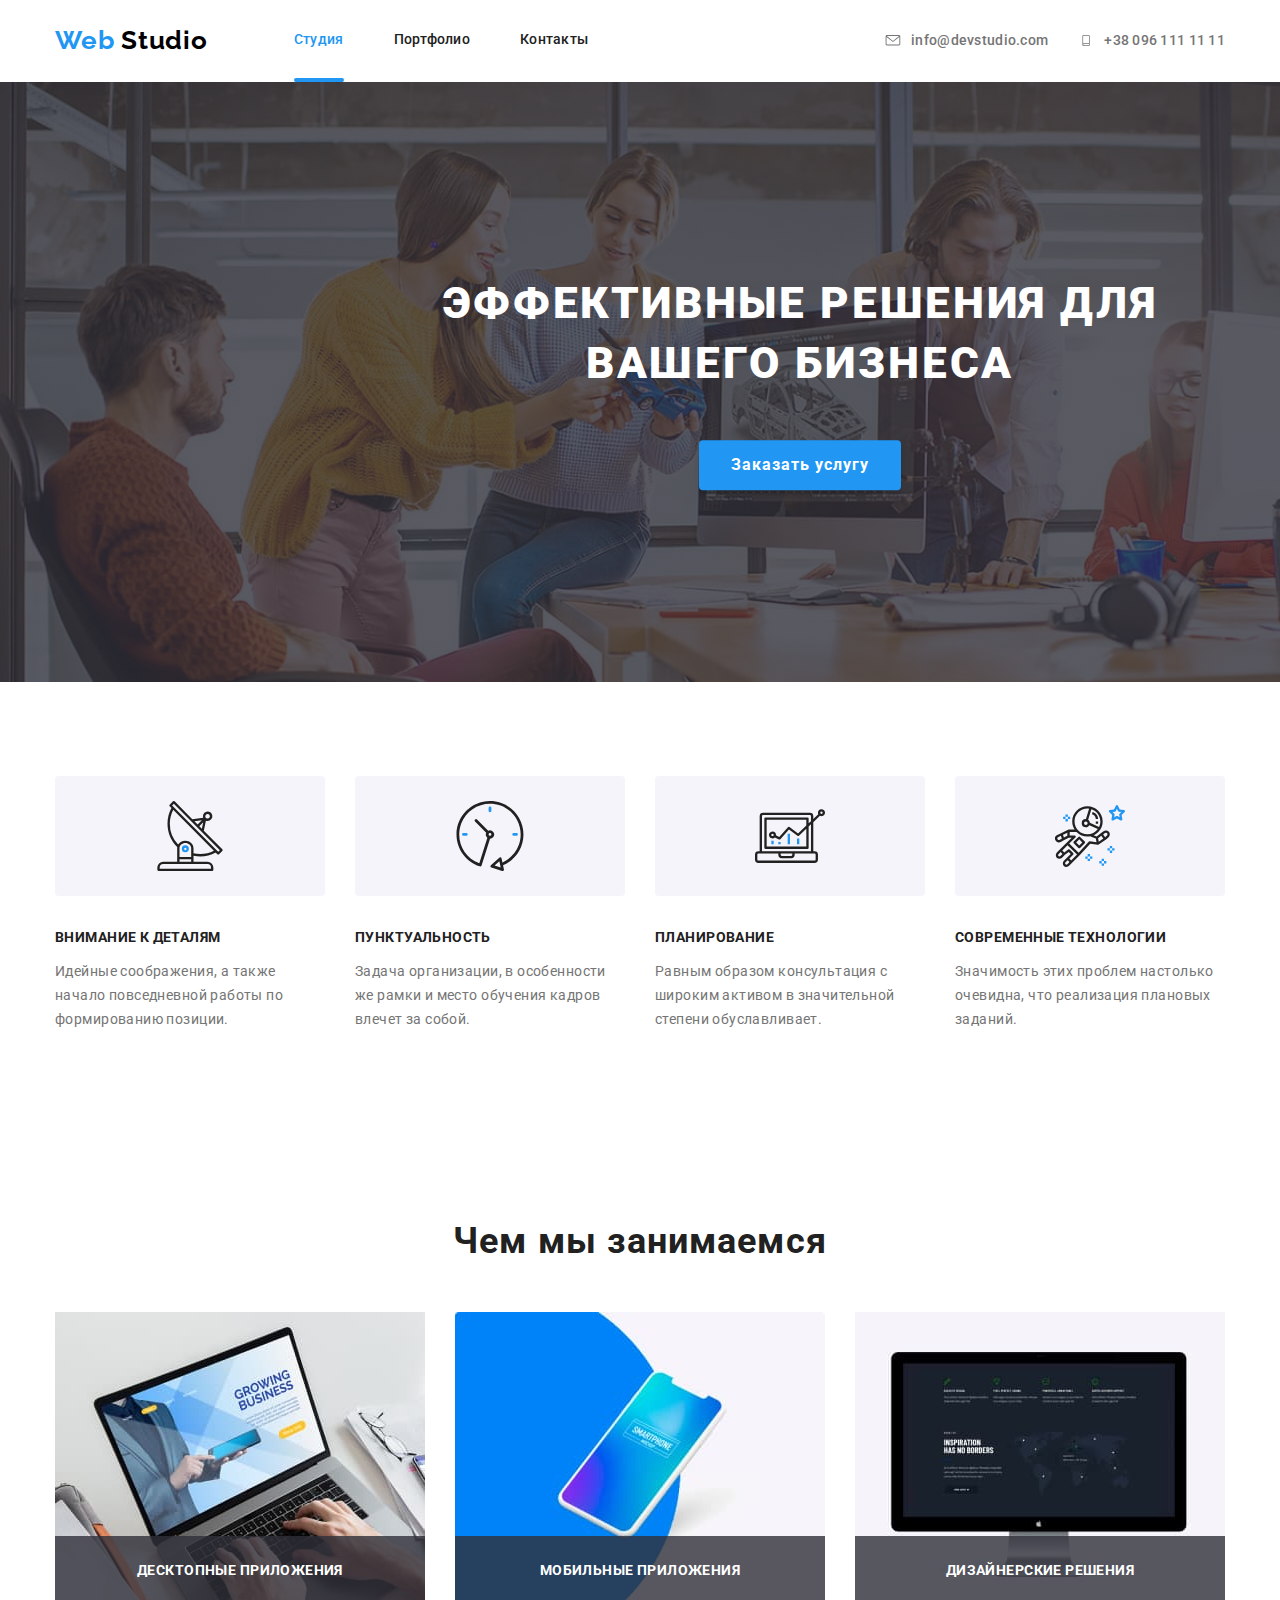
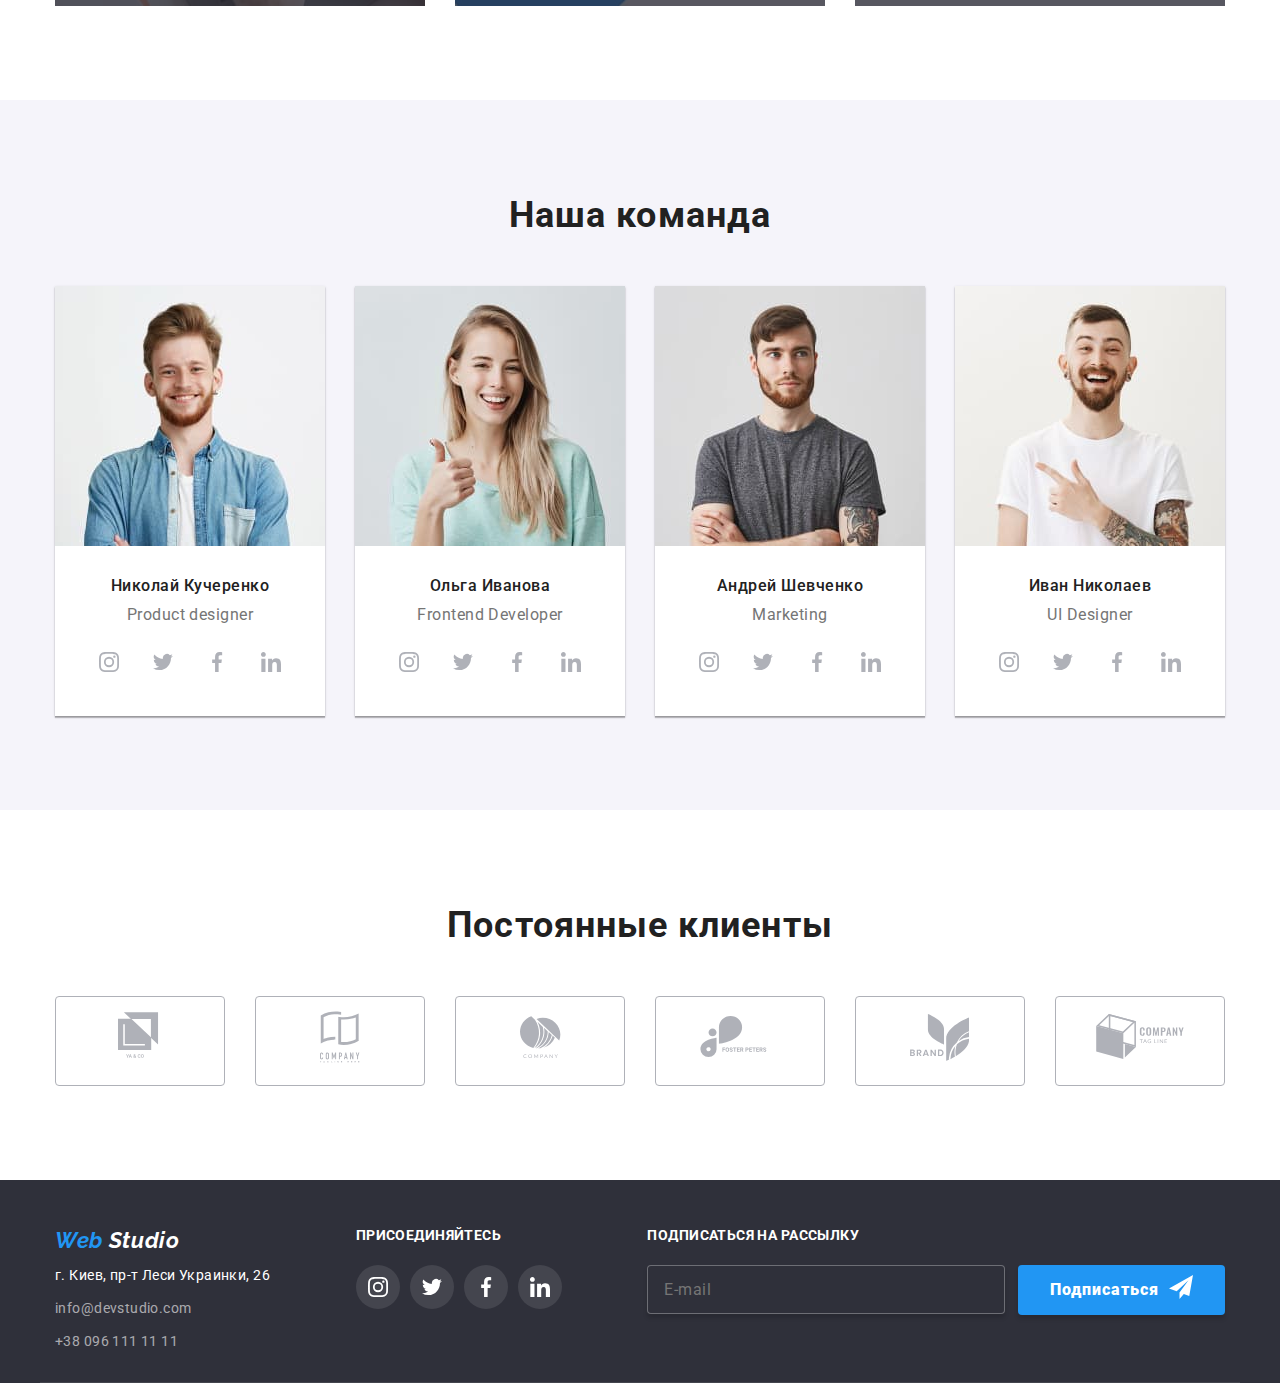
<file: index.html>
<!DOCTYPE html>
<html lang="ru">
<head>
  <meta charset="UTF-8">
  <meta name="viewport" content="width=device-width, initial-scale=1.0">
  <link href="https://fonts.googleapis.com/css2?family=Raleway:wght@700&family=Roboto:wght@400;500;700;900&display=swap" rel="stylesheet">
  <link rel="stylesheet" href="./css/main.min.css">
  <title>Web Studio v.1</title>
</head>
<body>

  <header class="header--fixed">
    <div class="header--positioned">
      <nav class="main-nav"> 
        <a href="./index.html" class="header__logo"><span class="web">Web</span> Studio</a>
  
        <ul class="site-nav">
          <li class="site-nav__item"><a href="./index.html" class="site-nav__link site-nav__link--current">Студия</a></li>
          <li class="site-nav__item"><a href="./portfolio.html" class="site-nav__link">Портфолио</a></li>
          <li class="site-nav__item"><a href="#" class="site-nav__link">Контакты</a></li>
        </ul>
      </nav>
  
      <ul class="site-auth">
        <li class="site-auth__item">
          <span class="site-auth__button">
            <a href="mailto:info@devstudio.com" class="site-auth__link">
              <svg class="site-auth__icon" width="16" height="11.2">
              <use href="./images/sprite.svg#icon-mail"></use>
              </svg>
            info@devstudio.com</a>
          </span>
          
        </li>
        <li class="site-auth__item">
          <span class="site-auth__button">
            <a href="tel:+380961111111" class="site-auth__link">
              <svg class="site-auth__icon" width="10" height="14.94">
              <use href="./images/sprite.svg#icon-tel"></use>
            </svg>
              +38 096 111 11 11</a>
          </span>
        </li>
      </ul>
    </div>
  </header>



  <main>
    <!-- Hero -->
    <section class="hero">

      <div class="hero__overlay">
        <div class="hero__text">
          <h1 class="hero__title">эффективные решения для вашего бизнеса</h1>
          <button class="modal__open-button" data-modal-open><span>Заказать услугу</span></button>
        </div>
      </div>
    </section>

    <!-- Модалка -->
  <div class="backdrop is-hidden" data-modal>
    <div class="modal">
     <button class="modal-closing" data-modal-close>
       <svg class="modal__close-button" width="18px" height="18px">
         <use href="./images/sprite.svg#close-button-modal"></use> 
       </svg>
     </button>

     <form class="form" autocomplete="off">
        <h2 class="form__header">Оставьте свои данные, мы вам перезвоним</h2>

        <label class="form__field">
          <input type="text" class="form__input" name="name" placeholder=" " autofocus>
          <span class="form__label">Имя</span>
          <svg class="form__icon" width="18px" height="18px">
            <use href="./images/sprite.svg#person-black"></use> 
          </svg>
        </label>

        <label class="form__field">
          <input type="tel" class="form__input" name="tel" placeholder=" ">
          <span class="form__label">Телефон</span>
          <svg class="form__icon" width="18px" height="18px">
            <use href="./images/sprite.svg#phone-black"></use> 
          </svg>
        </label>

        <label class="form__field">
          <input type="email" class="form__input" name="email" placeholder=" ">
          <span class="form__label">Почта</span>
          <svg class="form__icon" width="18px" height="18px">
            <use href="./images/sprite.svg#email-black"></use> 
          </svg>
        </label>
        
        <label class="form__field">
          <textarea class="form__input" name="comment" cols="30" rows="8" placeholder=" "></textarea>
          <span class="textarea__label">Комментарий</span>
        </label>

        <label class="policy">
          <input type="checkbox" class="checkbox" name="policy">
          <span class="check-icon"></span>
          <span class="policy__text">Соглашаюсь с рассылкой и принимаю &nbsp</span>
          <a href="#">Условия договора</a>
        </label>
        
        <button class="form__send-button">Отправить</button>
      </form>
    </div>
  </div>
  
    <!-- Advantages -->
    <section class="advantages"> 
      
      <div class="advantages__container">
        <h2 class="advantages__header">Преимущества</h2>
        <ul class="advantages__list">
         
          <li class="advantages__item">
            <div class="advantages__icon-bcg">
              <svg class="advantages__icon" width="70" height="70">
                <use href="./images/sprite.svg#icon-antenna"></use>
              </svg>
            </div>
            <h3 class="advantages__title">Внимание к деталям</h3>
            <p class="advantages__text">Идейные соображения, а также начало повседневной работы по формированию позиции.</p>
          </li>
          <li class="advantages__item">
            <div class="advantages__icon-bcg">
              <svg class="advantages__icon" width="70" height="70">
                <use href="./images/sprite.svg#icon-clock"></use>
              </svg>
            </div>
            <h3 class="advantages__title">Пунктуальность</h3>
            <p class="advantages__text">Задача организации, в особенности же рамки и место обучения кадров влечет за собой.</p>
          </li>
          <li class="advantages__item">
            <div class="advantages__icon-bcg">
              <svg class="advantages__icon" width="70" height="70">
                <use href="./images/sprite.svg#icon-diagram"></use>
              </svg>
            </div>
            <h3 class="advantages__title">Планирование</h3>
            <p class="advantages__text">Равным образом консультация с широким активом в значительной степени обуславливает.</p>
          </li>
          <li class="advantages__item">
            <div class="advantages__icon-bcg">
              <svg class="advantages__icon" width="70" height="70">
                <use href="./images/sprite.svg#icon-astronaut"></use>
              </svg>
            </div>
            <h3 class="advantages__title">Современные технологии</h3>
            <p class="advantages__text">Значимость этих проблем настолько очевидна, что реализация плановых заданий.</p>
          </li>
        
        </ul>
      </div>
    </section>

    <!-- What we do -->
    <section class="specialization">

      <h2 class="specialization__main-title">Чем мы занимаемся</h2>
      <div class="specialization__container">
        <ul class="spec__list">
          <li class="spec__item">
            <div class="spec__overlay">
              <img src="./images/desctop.jpg" alt="Ноутбук" width="370">
            <h3 class="spec__title">Десктопные приложения</h3>
            </div>
          </li>
          <li class="spec__item">
            <div class="spec__overlay">
              <img src="./images/smartphone.jpg" alt="Смартфон" width="370">
            <h3 class="spec__title">Мобильные приложения</h3>
            </div>
          </li>
          <li class="spec__item">
            <div class="spec__overlay">
              <img src="./images/comp.jpg" alt="Дизайн" width="370">
            <h3 class="spec__title">Дизайнерские решения</h3>
            </div>
          </li>
        </ul>
      </div>
    </section>

    <!-- Our team -->
    <section class="team">

      <h2 class="team__main-title">Наша команда</h2>
      <div class="team__container">
        <ul class="team__list">
          <li class="team__item">
            <img src="./images/John.jpg" alt="Николай Кучеренко" width="270">
            <h3 class="team__names">Николай Кучеренко</h3>
            <p class="team__jobs">Product designer</p>
            <ul class="icons__list">
              <li>
                <a href="" aria-label="Ссылка на Instagram">
                <svg class="team__icon" width="44" height="44">
                  <use href="./images/sprite.svg#icon-insta"></use>
                </svg>
              </a>
            </li>
              <li><a href="" aria-label="Ссылка на Twitter">
                <svg class="team__icon" width="44" height="44">
                  <use href="./images/sprite.svg#icon-twit"></use>
                </svg>
              </a>
            </li>
              <li><a href="" aria-label="Ссылка на Facebook">
                <svg class="team__icon" width="44" height="44">
                  <use href="./images/sprite.svg#icon-fb"></use>
                </svg>
              </a>
            </li>
              <li><a href="" aria-label="Ссылка на Linkedin">
                <svg class="team__icon" width="44" height="44">
                  <use href="./images/sprite.svg#icon-in"></use>
                </svg>
              </a>
            </li>
            </ul>
          </li>
          <li class="team__item">
            <img src="./images/Marta.jpg" alt="Ольга Иванова" width="270">
            <h3 class="team__names">Ольга Иванова</h3>
            <p class="team__jobs">Frontend Developer</p>
            <ul class="icons__list">
              <li>
                <a href="" aria-label="Ссылка на Instagram">
                <svg class="team__icon" width="44" height="44">
                  <use href="./images/sprite.svg#icon-insta"></use>
                </svg>
              </a>
            </li>
              <li><a href="" aria-label="Ссылка на Twitter">
                <svg class="team__icon" width="44" height="44">
                  <use href="./images/sprite.svg#icon-twit"></use>
                </svg>
              </a>
            </li>
              <li><a href="" aria-label="Ссылка на Facebook">
                <svg class="team__icon" width="44" height="44">
                  <use href="./images/sprite.svg#icon-fb"></use>
                </svg>
              </a>
            </li>
              <li><a href="" aria-label="Ссылка на Linkedin">
                <svg class="team__icon" width="44" height="44">
                  <use href="./images/sprite.svg#icon-in"></use>
                </svg>
              </a>
            </li>
            </ul>
          </li>
          <li class="team__item">
            <img src="./images/Robert.jpg" alt="Андрей Шевченко" width="270">
            <h3 class="team__names">Андрей Шевченко</h3>
            <p class="team__jobs">Marketing</p>
            <ul class="icons__list">
              <li>
                <a href="" aria-label="Ссылка на Instagram">
                <svg class="team__icon" width="44" height="44">
                  <use href="./images/sprite.svg#icon-insta"></use>
                </svg>
              </a>
            </li>
              <li><a href="" aria-label="Ссылка на Twitter">
                <svg class="team__icon" width="44" height="44">
                  <use href="./images/sprite.svg#icon-twit"></use>
                </svg>
              </a>
            </li>
              <li><a href="" aria-label="Ссылка на Facebook">
                <svg class="team__icon" width="44" height="44">
                  <use href="./images/sprite.svg#icon-fb"></use>
                </svg>
              </a>
            </li>
              <li><a href="" aria-label="Ссылка на Linkedin">
                <svg class="team__icon" width="44" height="44">
                  <use href="./images/sprite.svg#icon-in"></use>
                </svg>
              </a>
            </li>
            </ul>
          </li>
          <li class="team__item">
            <img src="./images/Martin.jpg" alt="Иван Николаев" width="270">
            <h3 class="team__names">Иван Николаев</h3>
            <p class="team__jobs">UI Designer</p>
            <ul class="icons__list">
              <li>
                <a href="" aria-label="Ссылка на Instagram">
                <svg class="team__icon" width="44" height="44">
                  <use href="./images/sprite.svg#icon-insta"></use>
                </svg>
              </a>
            </li>
              <li><a href="" aria-label="Ссылка на Twitter">
                <svg class="team__icon" width="44" height="44">
                  <use href="./images/sprite.svg#icon-twit"></use>
                </svg>
              </a>
            </li>
              <li><a href="" aria-label="Ссылка на Facebook">
                <svg class="team__icon" width="44" height="44">
                  <use href="./images/sprite.svg#icon-fb"></use>
                </svg>
              </a>
            </li>
              <li><a href="" aria-label="Ссылка на Linkedin">
                <svg class="team__icon" width="44" height="44">
                  <use href="./images/sprite.svg#icon-in"></use>
                </svg>
              </a>
            </li>
            </ul>
          </li>
        </ul>
      </div>
    </section>

    <!-- Regular customers -->
    <section class="customers">

      <h2 class="customers__main-title">Постоянные клиенты</h2>
      <div class="customers__container">
        <ul class="customers__list">
          <li class="customers__item">
            <div class="customers__link">
              <a href="#" aria-label="Ссылка на YA&CO">
                <svg class="customers__icon" width="44.27" height="49.23">
                  <use href="./images/sprite.svg#icon-client1"></use>
                </svg>
              </div>
            </a>
          </li>
          <li class="customers__item">
            <div class="customers__link">
              <a href="#" aria-label="Ссылка на Company tagline here">
                <svg class="customers__icon" width="40" height="52">
                  <use href="./images/sprite.svg#icon-client2"></use>
                </svg> 
              </a>
            </div>
          </li> 
          <li class="customers__item">
            <div class="customers__link">
              <a href="#" aria-label="Ссылка на Company">
                <svg class="customers__icon" width="41" height="42.6">
                  <use href="./images/sprite.svg#icon-client3"></use>
                </svg> 
              </a>
            </div>
          </li>
          <li class="customers__item"> 
            <div class="customers__link">
              <a href="#" aria-label="Ссылка на Foster Peters">
                <svg class="customers__icon" width="79.66" height="42.02">
                  <use href="./images/sprite.svg#icon-client4"></use>
                </svg> 
              </a>
            </div>
          </li>
          <li class="customers__item">
            <div class="customers__link">
              <a href="#" aria-label="Ссылка на Brand">
                <svg class="customers__icon" width="59" height="47">
                  <use href="./images/sprite.svg#icon-client5"></use>
                </svg> 
              </a>
            </div>
          <li class="customers__item">
            <div class="customers__link">
              <a href="#" aria-label="Ссылка на Compane tag line">
                <svg class="customers__icon" width="88.48" height="45.44">
                  <use href="./images/sprite.svg#icon-client6"></use>
                </svg> 
              </a>
            </div>
          </li>
        </ul>
      </div>
    </section>
    
  </main>

  <!-- Footer -->  
  <footer class="footer">

    <div class="footer-flex">
      <address class="address">
        <p class="footer__logo"><span class="web">Web</span> Studio</p>
        <p class="address__name">г. Киев, пр-т Леси Украинки, 26</p> 
        <a href="mailto:info@devstudio.com" class="footer__contact">info@devstudio.com</a>
        <a href="tel:+380961111111" class="footer__contact">+38 096 111 11 11</a>
      </address>
  
      <div>
        <p class="connect__text">Присоединяйтесь</p>
        <ul class="footer__icons-list">
          <li>
            <a href="" aria-label="Ссылка на Instagram">
            <svg class="footer__social-icon" width="44" height="44">
              <use href="./images/sprite.svg#icon-insta"></use>
            </svg>
          </a>
        </li>
          <li><a href="" aria-label="Ссылка на Twitter">
            <svg class="footer__social-icon" width="44" height="44">
              <use href="./images/sprite.svg#icon-twit"></use>
            </svg>
          </a>
        </li>
          <li><a href="" aria-label="Ссылка на Facebook">
            <svg class="footer__social-icon" width="44" height="44">
              <use href="./images/sprite.svg#icon-fb"></use>
            </svg>
          </a>
        </li>
          <li><a href="" aria-label="Ссылка на Linkedin">
            <svg class="footer__social-icon" width="44" height="44">
              <use href="./images/sprite.svg#icon-in"></use>
            </svg>
          </a>
        </li>
      </ul>
      </div>
        
      <div>
        <form class="subscribe">
          <p class="connect__text">Подписаться на рассылку</p>
            <label>
          <input type="email" name="email" placeholder="E-mail" class="subscribe__email">
            </label>
          <button class="subscribe__button"><span class="btn-text">Подписаться</span></button>
        </form>
      </div>

    </div>
    <!-- <p class="copyright">2020 | Developed by GoIT Students </p>  -->
  </footer>



<!-- Отступ на боди для фиксированного хедера -->
  <script>
    const { height: pageHeaderHeight } = document
      .querySelector(".header--fixed")
      .getBoundingClientRect();

    document.body.style.paddingTop = `${pageHeaderHeight}px`;
  </script>

<script src="./js/modal.js"></script>

</body>
</html>
</file>
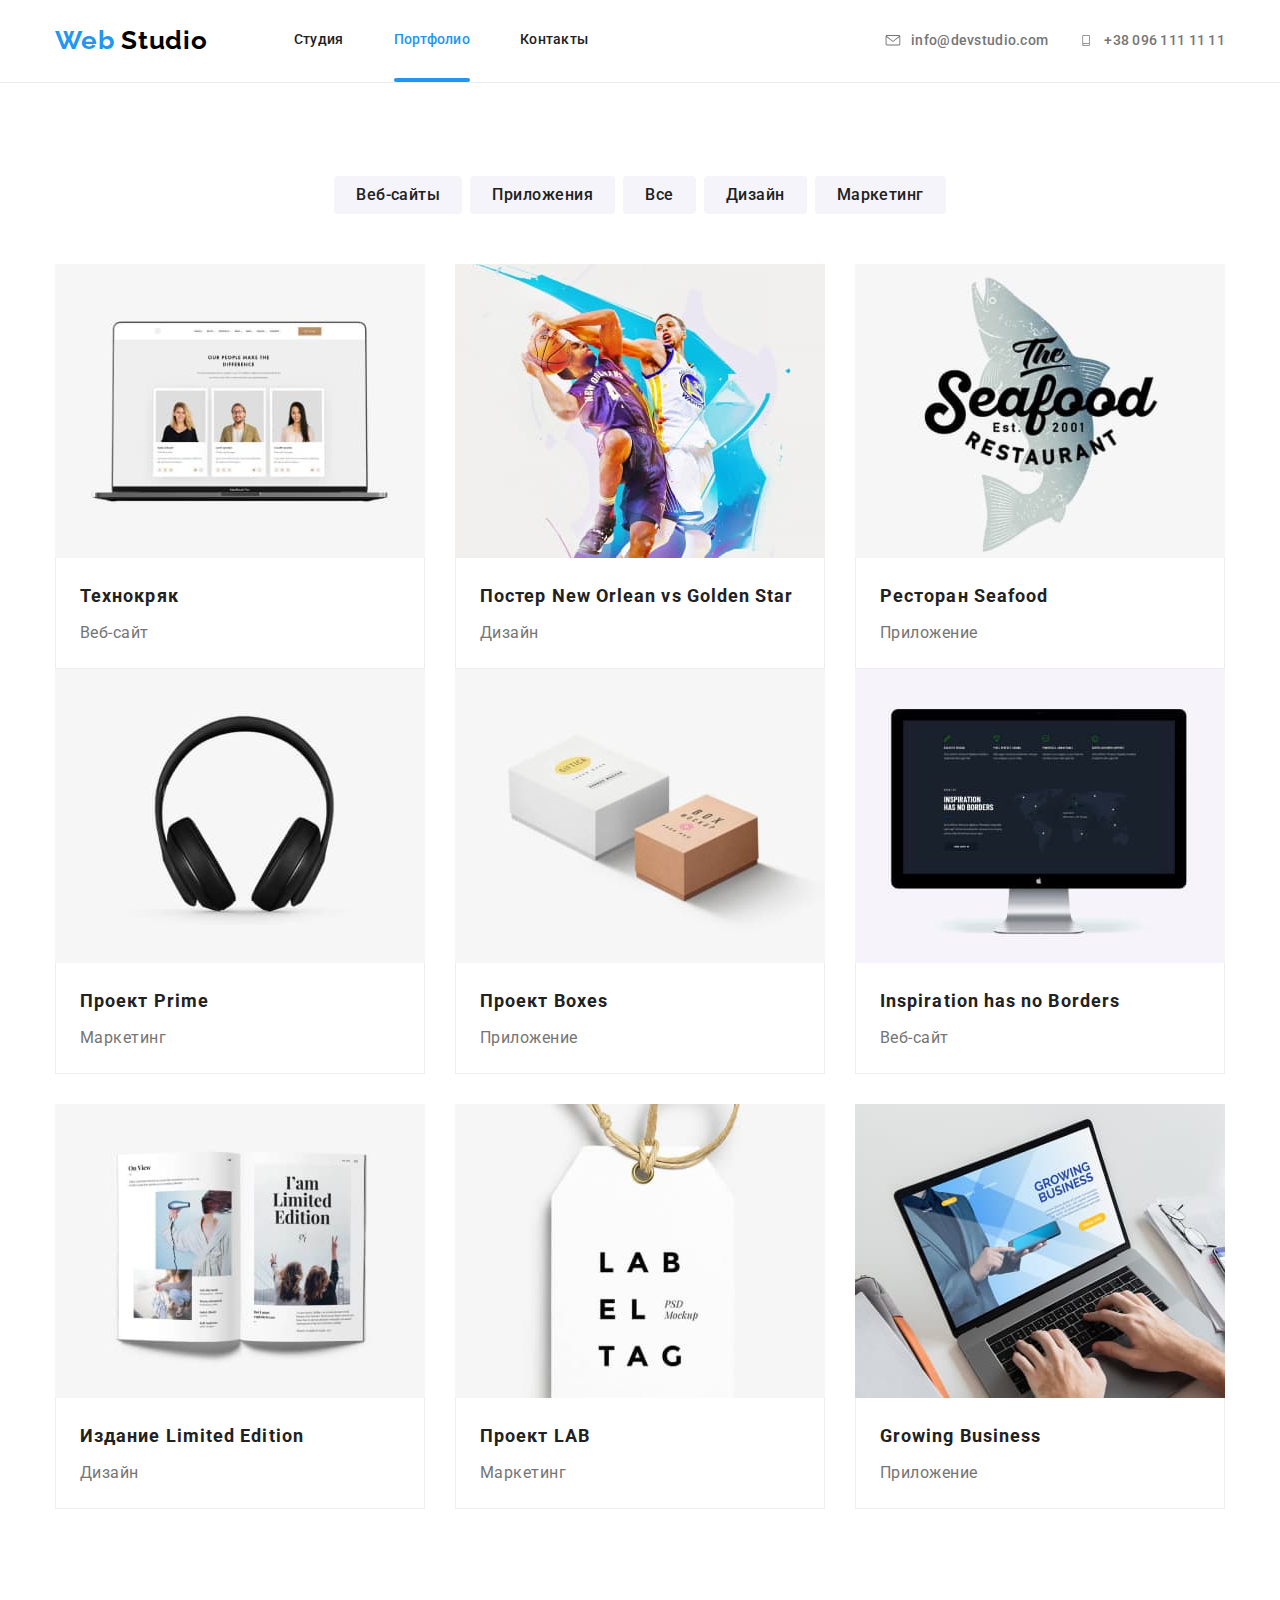
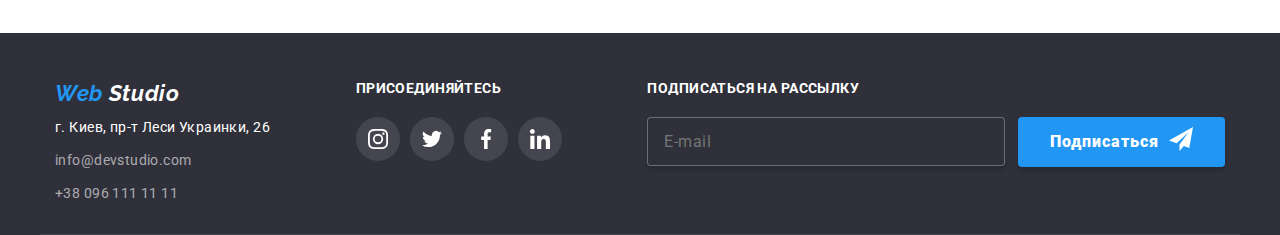
<file: portfolio.html>
<!DOCTYPE html>
<html lang="en">
<head>
  <meta charset="UTF-8">
  <meta name="viewport" content="width=device-width, initial-scale=1.0">
  <link href="https://fonts.googleapis.com/css2?family=Raleway:wght@700&family=Roboto:wght@400;500;700;900&display=swap" rel="stylesheet">
  <link rel="stylesheet" href="./css/main.min.css">
  <title>Portfolio</title>
</head>
<body>

  <header class="header--fixed header__border">
    <div class="header--positioned">
      <nav class="main-nav"> 
        <a href="./index.html" class="header__logo"><span class="web">Web</span> Studio</a>
  
        <ul class="site-nav">
          <li class="site-nav__item"><a href="./index.html" class="site-nav__link">Студия</a></li>
          <li class="site-nav__item"><a href="./portfolio.html" class="site-nav__link site-nav__link--current">Портфолио</a></li>
          <li class="site-nav__item"><a href="#" class="site-nav__link">Контакты</a></li>
        </ul>
      </nav>
  
      <ul class="site-auth">
        <li class="site-auth__item">
          <span class="site-auth__button">
            <a href="mailto:info@devstudio.com" class="site-auth__link">
              <svg class="site-auth__icon" width="16" height="11.2">
              <use href="./images/sprite.svg#icon-mail"></use>
              </svg>
            info@devstudio.com</a>
          </span>
          
        </li>
        <li class="site-auth__item">
          <span class="site-auth__button">
            <a href="tel:+380961111111" class="site-auth__link">
              <svg class="site-auth__icon" width="10" height="14.94">
              <use href="./images/sprite.svg#icon-tel"></use>
            </svg>
              +38 096 111 11 11</a>
          </span>
        </li>
      </ul>
    </div>
  </header>


  <main>

  <!-- Filters -->
  <section class="filters">
    <h2 class="filters__header">Фильтры</h2> 
    <ul class="filters__list-cover">
      <div class="filters__list">
        <li class="filters__list-item"><a href="#" class="filters__button">Веб-сайты</a></li>
        <li class="filters__list-item"><a href="#" class="filters__button">Приложения</a></li>
        <li class="filters__list-item"><a href="#" class="filters__button">Все</a></li>
        <li class="filters__list-item"><a href="#" class="filters__button">Дизайн</a></li>
        <li class="filters__list-item"><a href="#" class="filters__button">Маркетинг</a></li>
      </div>
    </ul>
  </section>

  
  <!-- Rows -->
  <section class="examples-section">
    <h1 class="examples-section__header">Примеры работ</h1> 
    <div class="examples__container">
      <ul class="examples">
        <li class="examples__item">
          <div class="examples__overlay">
            <a href="#"><img src="./images/techno.jpg" alt="Технокряк" width="370"></a>
            <p class="examples__overlay-text">Технокряк это современная площадка распространения коронавируса. Компании используют эту платформу для цифрового шпионажа и атак на защищённые сервера конкурентов.</p>
          </div>
          <div class="examples__card-content">
            <h2 class="examples__headings">Технокряк</h2>
            <p class="examples__type">Веб-сайт</p>
          </div>
        </li>
        <li class="examples__item">
          <div class="examples__overlay">
            <a href="#"><img src="./images/poster.jpg" alt="Постер New Orlean vs Golden Stars" width="370"></a>
            <p class="examples__overlay-text">Технокряк это современная площадка распространения коронавируса. Компании используют эту платформу для цифрового шпионажа и атак на защищённые сервера конкурентов.</p>
          </div>
          <div class="examples__card-content">
            <h2 class="examples__headings">Постер New Orlean vs Golden Star</h2>
            <p class="examples__type">Дизайн</p>
          </div>
        </li>
        <li class="examples__item">
          <div class="examples__overlay">
            <a href="#"><img src="./images/seafood.jpg" alt="Ресторан Seafood" width="370"></a>
            <p class="examples__overlay-text">Технокряк это современная площадка распространения коронавируса. Компании используют эту платформу для цифрового шпионажа и атак на защищённые сервера конкурентов.</p>
          </div>
          <div class="examples__card-content">
            <h2 class="examples__headings">Ресторан Seafood</h2>
            <p class="examples__type">Приложение</p>
          </div>
        </li>
        <li class="examples__item">
          <div class="examples__overlay">
            <a href="#"><img src="./images/headphones.jpg" alt="Наушники" width="370"></a>
            <p class="examples__overlay-text">Технокряк это современная площадка распространения коронавируса. Компании используют эту платформу для цифрового шпионажа и атак на защищённые сервера конкурентов.</p>
          </div>
          <div class="examples__card-content">
            <h2 class="examples__headings">Проект Prime</h2>
            <p class="examples__type">Маркетинг</p>
          </div>
        </li>
        <li class="examples__item">
          <div class="examples__overlay">
            <a href="#"><img src="./images/boxes.jpg" alt="Ящики" width="370"></a>
            <p class="examples__overlay-text">Технокряк это современная площадка распространения коронавируса. Компании используют эту платформу для цифрового шпионажа и атак на защищённые сервера конкурентов.</p>
          </div>
          <div class="examples__card-content">
            <h2 class="examples__headings">Проект Boxes</h2>
            <p class="examples__type">Приложение</p>
          </div>
        </li>
        <li class="examples__item">
          <div class="examples__overlay">
            <a href="#"><img src="./images/comp.jpg" alt="Монитор" width="370"></a>
            <p class="examples__overlay-text">Технокряк это современная площадка распространения коронавируса. Компании используют эту платформу для цифрового шпионажа и атак на защищённые сервера конкурентов.</p>
          </div>
          <div class="examples__card-content">
            <h2 class="examples__headings">Inspiration has no Borders</h2>
            <p class="examples__type">Веб-сайт</p>
          </div>
        </li>
        <li class="examples__item">
          <div class="examples__overlay">
            <a href="#"><img src="./images/magazine.jpg" alt="Журнал" width="370"></a>
            <p class="examples__overlay-text">Технокряк это современная площадка распространения коронавируса. Компании используют эту платформу для цифрового шпионажа и атак на защищённые сервера конкурентов.</p>
          </div>
          <div class="examples__card-content">
            <h2 class="examples__headings">Издание Limited Edition</h2>
            <p class="examples__type">Дизайн</p>
          </div>
        </li>
        <li class="examples__item">
          <div class="examples__overlay">
            <a href="#"><img src="./images/lab.jpg" alt="Этикетка" width="370"></a>
            <p class="examples__overlay-text">Технокряк это современная площадка распространения коронавируса. Компании используют эту платформу для цифрового шпионажа и атак на защищённые сервера конкурентов.</p>
          </div>
          <div class="examples__card-content">
            <h2 class="examples__headings">Проект LAB</h2>
            <p class="examples__type">Маркетинг</p>
          </div>
        </li>
        <li class="examples__item">
          <div class="examples__overlay">
            <a href="#"><img src="./images/desctop.jpg" alt="Ноутбук" width="370"></a>
            <p class="examples__overlay-text">Технокряк это современная площадка распространения коронавируса. Компании используют эту платформу для цифрового шпионажа и атак на защищённые сервера конкурентов.</p>
          </div>
          <div class="examples__card-content">
            <h2 class="examples__headings">Growing Business</h2>
            <p class="examples__type">Приложение</p>
          </div>
        </li>
    </ul>
     
    </div>
    
  </section>

</main>

 <!-- Footer -->  
 <footer class="footer">

  <div class="footer-flex">
    <address class="address">
      <p class="footer__logo"><span class="web">Web</span> Studio</p>
      <p class="address__name">г. Киев, пр-т Леси Украинки, 26</p> 
      <a href="mailto:info@devstudio.com" class="footer__contact">info@devstudio.com</a>
      <a href="tel:+380961111111" class="footer__contact">+38 096 111 11 11</a>
    </address>

    <div>
      <p class="connect__text">Присоединяйтесь</p>
      <ul class="footer__icons-list">
        <li>
          <a href="" aria-label="Ссылка на Instagram">
          <svg class="footer__social-icon" width="44" height="44">
            <use href="./images/sprite.svg#icon-insta"></use>
          </svg>
        </a>
      </li>
        <li><a href="" aria-label="Ссылка на Twitter">
          <svg class="footer__social-icon" width="44" height="44">
            <use href="./images/sprite.svg#icon-twit"></use>
          </svg>
        </a>
      </li>
        <li><a href="" aria-label="Ссылка на Facebook">
          <svg class="footer__social-icon" width="44" height="44">
            <use href="./images/sprite.svg#icon-fb"></use>
          </svg>
        </a>
      </li>
        <li><a href="" aria-label="Ссылка на Linkedin">
          <svg class="footer__social-icon" width="44" height="44">
            <use href="./images/sprite.svg#icon-in"></use>
          </svg>
        </a>
      </li>
    </ul>
    </div>
      
    <div>
      <form class="subscribe">
        <p class="connect__text">Подписаться на рассылку</p>
          <label>
        <input type="email" name="email" placeholder="E-mail" class="subscribe__email">
          </label>
        <button class="subscribe__button"><span class="btn-text">Подписаться</span></button>
      </form>
    </div>

  </div>
  <!-- <p class="copyright">2020 | Developed by GoIT Students </p>  -->
</footer>

 <script>
  const { height: pageHeaderHeight } = document
    .querySelector(".header--fixed")
    .getBoundingClientRect();

  document.body.style.paddingTop = `${pageHeaderHeight}px`;
</script>

</body>

</html>
</file>
<file: css/main.min.css>
/*! modern-normalize v0.6.0 | MIT License | https://github.com/sindresorhus/modern-normalize */*,*::before,*::after{-webkit-box-sizing:border-box;box-sizing:border-box}:root{-moz-tab-size:4;-o-tab-size:4;tab-size:4}html{line-height:1.15;-webkit-text-size-adjust:100%}body{margin:0}body{font-family:system-ui,-apple-system,"Segoe UI",Roboto,Helvetica,Arial,sans-serif,"Apple Color Emoji","Segoe UI Emoji"}hr{height:0}abbr[title]{-webkit-text-decoration:underline dotted;text-decoration:underline dotted}b,strong{font-weight:bolder}code,kbd,samp,pre{font-family:SFMono-Regular, Consolas, 'Liberation Mono', Menlo, monospace;font-size:1em}small{font-size:80%}sub,sup{font-size:75%;line-height:0;position:relative;vertical-align:baseline}sub{bottom:-0.25em}sup{top:-0.5em}button,input,optgroup,select,textarea{font-family:inherit;font-size:100%;line-height:1.15;margin:0}button,select{text-transform:none}button,[type='button'],[type='reset'],[type='submit']{-webkit-appearance:button}button::-moz-focus-inner,[type='button']::-moz-focus-inner,[type='reset']::-moz-focus-inner,[type='submit']::-moz-focus-inner{border-style:none;padding:0}button:-moz-focusring,[type='button']:-moz-focusring,[type='reset']:-moz-focusring,[type='submit']:-moz-focusring{outline:1px dotted ButtonText}fieldset{padding:0.35em 0.75em 0.625em}legend{padding:0}progress{vertical-align:baseline}[type='number']::-webkit-inner-spin-button,[type='number']::-webkit-outer-spin-button{height:auto}[type='search']{-webkit-appearance:textfield;outline-offset:-2px}[type='search']::-webkit-search-decoration{-webkit-appearance:none}::-webkit-file-upload-button{-webkit-appearance:button;font:inherit}summary{display:list-item}html{-webkit-box-sizing:border-box;box-sizing:border-box}*,*::before,*::after{-webkit-box-sizing:inherit;box-sizing:inherit}body{color:#757575;font-family:Roboto,sans-serif;font-weight:400;font-size:14px;line-height:1.71;margin:0}img{display:block;max-width:100%;height:auto}h1,h2,h3{margin-top:0}.main{background-color:#fff}.site-nav,.site-auth,.advantages__list,.spec__list,.team__list,.icons__list,.customers__list,.footer__icons-list,.filters__list-cover,.examples{list-style:none;padding:0;margin:0}.header__logo,.site-nav__link,.footer__contact,.filters__button{text-decoration:none;cursor:pointer}.advantages__header,.filters__header,.examples-section__header{position:absolute;clip:rect(0 0 0 0);width:1px;height:1px;margin:-1px}.header--positioned,.advantages__container,.specialization__container,.team__container,.customers__container,.footer-flex,.filters__list-cover,.examples__container{width:1200px;padding-left:15px;padding-right:15px;margin-left:auto;margin-right:auto}.modal__open-button,.form__send-button,.subscribe__button{display:inline-block;border-radius:4px;padding:10px 32px;min-width:200px;text-align:center;font-weight:700;font-size:16px;line-height:1.87;letter-spacing:0.06em;color:#fff;background-color:#2196F3;-webkit-box-shadow:0px 4px 4px rgba(0,0,0,0.15);box-shadow:0px 4px 4px rgba(0,0,0,0.15);border:none}.filters__button{display:inline-block;border-radius:4px;padding:6px 22px;text-align:center;font-weight:500;font-size:16px;line-height:1.62;letter-spacing:0.03em;color:#212121;background-color:#F5F4FA;-webkit-transition:color 250ms cubic-bezier(0.4, 0, 0.2, 1),background-color 250ms cubic-bezier(0.4, 0, 0.2, 1),-webkit-box-shadow 250ms cubic-bezier(0.4, 0, 0.2, 1);transition:color 250ms cubic-bezier(0.4, 0, 0.2, 1),background-color 250ms cubic-bezier(0.4, 0, 0.2, 1),-webkit-box-shadow 250ms cubic-bezier(0.4, 0, 0.2, 1);transition:color 250ms cubic-bezier(0.4, 0, 0.2, 1),background-color 250ms cubic-bezier(0.4, 0, 0.2, 1),box-shadow 250ms cubic-bezier(0.4, 0, 0.2, 1);transition:color 250ms cubic-bezier(0.4, 0, 0.2, 1),background-color 250ms cubic-bezier(0.4, 0, 0.2, 1),box-shadow 250ms cubic-bezier(0.4, 0, 0.2, 1),-webkit-box-shadow 250ms cubic-bezier(0.4, 0, 0.2, 1)}.filters__button:hover,.filters__button:focus{color:#fff;background-color:#2196F3;-webkit-box-shadow:0px 2px 2px rgba(0,0,0,0.12),0px 1px 2px rgba(0,0,0,0.08),0px 3px 1px rgba(0,0,0,0.1);box-shadow:0px 2px 2px rgba(0,0,0,0.12),0px 1px 2px rgba(0,0,0,0.08),0px 3px 1px rgba(0,0,0,0.1)}.specialization__main-title,.team__main-title,.customers__main-title{margin-bottom:50px;font-weight:700;font-size:36px;line-height:1.17;text-align:center;letter-spacing:0.03em;color:#212121}.header--fixed{position:fixed;top:0;width:100%;min-height:80px;z-index:3;background-color:#fff}.header--positioned{display:-webkit-box;display:-ms-flexbox;display:flex;-webkit-box-align:center;-ms-flex-align:center;align-items:center}.header__logo{display:block;padding-top:25px;padding-bottom:25px;font-family:Raleway;font-style:normal;font-weight:700;font-size:26px;line-height:1.19;letter-spacing:0.03em;color:#000}.header__logo .web{color:#2196F3}.header__border{border-bottom:1px solid #ECECEC}.main-nav{display:-webkit-box;display:-ms-flexbox;display:flex}.site-nav{display:-webkit-box;display:-ms-flexbox;display:flex;margin-left:86px}.site-nav__item+.site-nav__item{margin-left:50px}.site-nav__link{display:block;padding-top:32px;padding-bottom:34px;font-weight:500;line-height:1.14;letter-spacing:0.02em;color:#212121;-webkit-transition:color 250ms cubic-bezier(0.4, 0, 0.2, 1);transition:color 250ms cubic-bezier(0.4, 0, 0.2, 1)}.site-nav__link:hover,.site-nav__link:focus{color:#2196F3}.site-nav__link--current{position:relative;color:#2196F3}.site-nav__link--current::after{position:absolute;content:'';bottom:0;right:0;display:block;width:100%;height:4px;background:#2196F3;border-radius:2px;-webkit-transform:scaleX(1);transform:scaleX(1);-webkit-transform-origin:bottom left;transform-origin:bottom left;-webkit-transition:-webkit-transform 250ms cubic-bezier(0.4, 0, 0.2, 1);transition:-webkit-transform 250ms cubic-bezier(0.4, 0, 0.2, 1);transition:transform 250ms cubic-bezier(0.4, 0, 0.2, 1);transition:transform 250ms cubic-bezier(0.4, 0, 0.2, 1), -webkit-transform 250ms cubic-bezier(0.4, 0, 0.2, 1)}.site-nav__link--current:hover::after{-webkit-transform:scaleX(0);transform:scaleX(0)}.site-auth{display:-webkit-box;display:-ms-flexbox;display:flex;margin-left:auto}.site-auth__item+.site-auth__item{margin-left:30px}.site-auth__button{display:inline-block;padding-top:32px;padding-bottom:32px}.site-auth__link{display:-webkit-box;display:-ms-flexbox;display:flex;-webkit-box-align:center;-ms-flex-align:center;align-items:center;text-decoration:none;font-weight:500;line-height:1.14;letter-spacing:0.02em;text-decoration:none;cursor:pointer;color:#757575;-webkit-transition:color 250ms cubic-bezier(0.4, 0, 0.2, 1);transition:color 250ms cubic-bezier(0.4, 0, 0.2, 1)}.site-auth__icon{width:16px;height:11px;margin-right:10px;fill:#757575;-webkit-transition:fill 250ms cubic-bezier(0.4, 0, 0.2, 1);transition:fill 250ms cubic-bezier(0.4, 0, 0.2, 1)}.site-auth__button:hover a,.site-auth__button:focus a{color:#2196F3}.site-auth__button:hover svg,.site-auth__button:focus svg{fill:#2196F3}.hero{text-align:center}.hero__title{margin-top:o;margin-bottom:46px;font-weight:900;font-size:44px;line-height:1.36;letter-spacing:0.06em;text-transform:uppercase;color:#fff}.hero__text{position:absolute;top:50%;left:50%;-webkit-transform:translate(-50%, -50%);transform:translate(-50%, -50%)}.hero__overlay{position:relative;min-width:1600px;height:600px;margin-left:0;margin-right:0;background-image:-webkit-gradient(linear, left top, right top, from(rgba(47,48,58,0.8)), to(rgba(47,48,58,0.8))),url("../images/Header.jpg");background-image:linear-gradient(to right, rgba(47,48,58,0.8), rgba(47,48,58,0.8)),url("../images/Header.jpg");background-repeat:no-repeat;background-position:center;background-size:cover;background-color:#2F303A}.backdrop{position:fixed;top:0;left:0;width:100%;height:100%;background-color:rgba(0,0,0,0.2);opacity:1;-webkit-transition:opacity 250ms cubic-bezier(0.4, 0, 0.2, 1);transition:opacity 250ms cubic-bezier(0.4, 0, 0.2, 1);z-index:4}.backdrop.is-hidden{opacity:0;pointer-events:none}.backdrop.is-hidden .modal{-webkit-transform:translate(-50%, -50%) scale(0.9);transform:translate(-50%, -50%) scale(0.9);opacity:0}.modal{position:absolute;top:50%;left:50%;width:528px;min-height:581px;background-color:#fff;-webkit-box-shadow:0px 2px 1px rgba(0,0,0,0.2),0px 1px 1px rgba(0,0,0,0.14),0px 1px 3px rgba(0,0,0,0.12);box-shadow:0px 2px 1px rgba(0,0,0,0.2),0px 1px 1px rgba(0,0,0,0.14),0px 1px 3px rgba(0,0,0,0.12);border-radius:4px;-webkit-transform:translate(-50%, -50%) scale(1);transform:translate(-50%, -50%) scale(1);opacity:1;-webkit-transition:opacity 250ms cubic-bezier(0.4, 0, 0.2, 1),-webkit-transform 250ms cubic-bezier(0.4, 0, 0.2, 1);transition:opacity 250ms cubic-bezier(0.4, 0, 0.2, 1),-webkit-transform 250ms cubic-bezier(0.4, 0, 0.2, 1);transition:transform 250ms cubic-bezier(0.4, 0, 0.2, 1),opacity 250ms cubic-bezier(0.4, 0, 0.2, 1);transition:transform 250ms cubic-bezier(0.4, 0, 0.2, 1),opacity 250ms cubic-bezier(0.4, 0, 0.2, 1),-webkit-transform 250ms cubic-bezier(0.4, 0, 0.2, 1)}.modal-closing{position:absolute;top:8px;right:8px;display:-webkit-box;display:-ms-flexbox;display:flex;margin:0;padding:0;width:30px;height:30px;border-radius:50%;border:none;background-color:white;border:1px solid rgba(0,0,0,0.1)}.modal__close-button{position:absolute;margin-right:6px;margin-left:5px;margin-top:6px;margin-bottom:6px;display:block;width:18px;height:18px;fill:#000;-webkit-transition:fill 250ms cubic-bezier(0.4, 0, 0.2, 1);transition:fill 250ms cubic-bezier(0.4, 0, 0.2, 1)}.modal-closing:hover>.modal__close-button,.modal-closing:focus>.modal__close-button{fill:#2196F3}.form{padding:40px}.form__header{margin:0;padding-bottom:30px;font-style:normal;font-weight:700;font-size:20px;line-height:1.15;text-align:center;letter-spacing:0.03em;color:#212121}.form__field{position:relative;display:block;margin-bottom:28px}.form__input{width:100%;padding:12px 16px;padding-left:42px;display:block;border:1px solid rgba(33,33,33,0.2);border-radius:4px}.form__label{position:absolute;top:0;left:42px;-webkit-transform:translateY(50%);transform:translateY(50%);-webkit-transition:color 250ms cubic-bezier(0.4, 0, 0.2, 1),-webkit-transform 250ms cubic-bezier(0.4, 0, 0.2, 1);transition:color 250ms cubic-bezier(0.4, 0, 0.2, 1),-webkit-transform 250ms cubic-bezier(0.4, 0, 0.2, 1);transition:transform 250ms cubic-bezier(0.4, 0, 0.2, 1),color 250ms cubic-bezier(0.4, 0, 0.2, 1);transition:transform 250ms cubic-bezier(0.4, 0, 0.2, 1),color 250ms cubic-bezier(0.4, 0, 0.2, 1),-webkit-transform 250ms cubic-bezier(0.4, 0, 0.2, 1)}.form__field:focus-within>.form__label,.form__input:not(:placeholder-shown)+.form__label{-webkit-transform:translate(-27px, -20px);transform:translate(-27px, -20px);color:#2196F3}textarea{height:120px;margin:0}.textarea__label{position:absolute;top:0;left:16px;-webkit-transform:translateY(50%);transform:translateY(50%);-webkit-transition:color 250ms cubic-bezier(0.4, 0, 0.2, 1),-webkit-transform 250ms cubic-bezier(0.4, 0, 0.2, 1);transition:color 250ms cubic-bezier(0.4, 0, 0.2, 1),-webkit-transform 250ms cubic-bezier(0.4, 0, 0.2, 1);transition:transform 250ms cubic-bezier(0.4, 0, 0.2, 1),color 250ms cubic-bezier(0.4, 0, 0.2, 1);transition:transform 250ms cubic-bezier(0.4, 0, 0.2, 1),color 250ms cubic-bezier(0.4, 0, 0.2, 1),-webkit-transform 250ms cubic-bezier(0.4, 0, 0.2, 1)}.form__field:focus-within>.textarea__label,.form__input:not(:placeholder-shown)+.textarea__label{-webkit-transform:translate(2px, -20px);transform:translate(2px, -20px);color:#2196F3}.form__icon{position:absolute;top:13px;left:16px;width:18px;height:18px;display:inline-block;background-size:cover;-webkit-transition:fill 250ms cubic-bezier(0.4, 0, 0.2, 1);transition:fill 250ms cubic-bezier(0.4, 0, 0.2, 1)}.form__field:focus-within>.form__icon{fill:#2196F3}.policy{display:-webkit-box;display:-ms-flexbox;display:flex;margin-top:20px;margin-bottom:30px;padding-left:13px;-webkit-box-align:center;-ms-flex-align:center;align-items:center}.policy input[type='checkbox']{margin-right:8px}.policy__text{font-size:14px;line-height:1.71;letter-spacing:0.03em;color:#757575}.policy a{color:#2196F3}.checkbox{position:absolute;width:1px;height:1px;margin:-1px;border:0;padding:0;clip:rect(0 0 0 0);overflow:hidden}.check-icon{display:inline-block;width:16px;height:15px;margin-right:8px;border:2px solid #212121;border-radius:4px}.checkbox:checked+.check-icon{background-image:url("../images/icon-check-blue.svg");background-size:cover;background-origin:border-box;border:2px solid transparent}.form__send-button{display:block;margin-left:auto;margin-right:auto}.advantages{padding-top:94px;background-color:#fff}.advantages__list{position:relative;display:-webkit-box;display:-ms-flexbox;display:flex;-ms-flex-wrap:wrap;flex-wrap:wrap;padding-bottom:94px}.advantages__title{margin-top:30px;margin-bottom:10px;font-weight:700;font-size:14px;line-height:1.14x;letter-spacing:0.03em;text-transform:uppercase;color:#212121}.advantages__text{margin-top:0;margin-bottom:0;letter-spacing:0.03em}.advantages__item{width:calc((100% - 90px) / 4)}.advantages__item+.advantages__item{margin-left:30px}.advantages__icon{width:70px;height:70px}.advantages__icon-bcg{display:-webkit-box;display:-ms-flexbox;display:flex;width:270px;height:120px;-webkit-box-pack:center;-ms-flex-pack:center;justify-content:center;-webkit-box-align:center;-ms-flex-align:center;align-items:center;background-color:#F5F4FA;border-radius:4px}.specialization{padding-top:94px;padding-bottom:94px;background-color:#fff}.spec__list{display:-webkit-box;display:-ms-flexbox;display:flex;-ms-flex-wrap:wrap;flex-wrap:wrap}.spec__item{width:calc((100% - 60px) / 3)}.spec__item+.spec__item{margin-left:30px}.spec__overlay{position:relative}.spec__title{position:absolute;bottom:0;right:0;display:block;padding:27px;margin:0;width:100%;height:70px;font-weight:700;font-size:14px;line-height:1.14;letter-spacing:0.03em;text-align:center;text-transform:uppercase;color:#fff;background-color:rgba(47,48,58,0.8)}.team{padding-top:94px;padding-bottom:94px;background-color:#F5F4FA}.team__list{display:-webkit-box;display:-ms-flexbox;display:flex;-webkit-box-flex:wrap;-ms-flex-positive:wrap;flex-grow:wrap}.team__item{width:calc((100% - 90px) / 4);text-align:center;-webkit-box-shadow:0px 2px 1px rgba(0,0,0,0.2),0px 1px 1px rgba(0,0,0,0.14),0px 1px 3px rgba(0,0,0,0.12);box-shadow:0px 2px 1px rgba(0,0,0,0.2),0px 1px 1px rgba(0,0,0,0.14),0px 1px 3px rgba(0,0,0,0.12);background:#fff}.team__item+.team__item{margin-left:30px}.team__names{padding-top:30px;margin-bottom:10px;font-weight:500;font-size:16px;line-height:1.19;letter-spacing:0.03em;color:#212121}.team__jobs{margin-top:0;margin-bottom:16px;font-size:16px;line-height:1.19;letter-spacing:0.03em}.icons__list{display:-webkit-box;display:-ms-flexbox;display:flex;-webkit-box-pack:center;-ms-flex-pack:center;justify-content:center;padding-bottom:24px}.icons__list>li+li{margin-left:10px}.team__icon{width:44px;height:44px;fill:#AFB1B8;border-radius:50%;background-color:#fff;-webkit-transition:fill 250ms cubic-bezier(0.4, 0, 0.2, 1),background-color 250ms cubic-bezier(0.4, 0, 0.2, 1);transition:fill 250ms cubic-bezier(0.4, 0, 0.2, 1),background-color 250ms cubic-bezier(0.4, 0, 0.2, 1)}.team__icon:hover,.team__icon:focus{fill:#fff;background-color:#2196F3}.customers{padding-top:94px;padding-bottom:94px;background-color:#fff}.customers__list{display:-webkit-box;display:-ms-flexbox;display:flex;-ms-flex-wrap:wrap;flex-wrap:wrap;-webkit-box-pack:center;-ms-flex-pack:center;justify-content:center}.customers__item{display:-webkit-inline-box;display:-ms-inline-flexbox;display:inline-flex;width:calc((100% - 150px) / 6);height:90px}.customers__item+.customers__item{margin-left:30px}.customers__link{display:-webkit-box;display:-ms-flexbox;display:flex;-webkit-box-pack:center;-ms-flex-pack:center;justify-content:center;-webkit-box-align:center;-ms-flex-align:center;align-items:center;width:170px;height:90px;border:1px solid #AFB1B8;border-radius:4px;cursor:pointer;-webkit-transition:border-color 250ms cubic-bezier(0.4, 0, 0.2, 1);transition:border-color 250ms cubic-bezier(0.4, 0, 0.2, 1)}.customers__link:hover,.customers__link:focus{border-color:#2196F3}.customers__icon{display:-webkit-inline-box;display:-ms-inline-flexbox;display:inline-flex;fill:#AFB1B8;-webkit-transition:fill 250ms cubic-bezier(0.4, 0, 0.2, 1);transition:fill 250ms cubic-bezier(0.4, 0, 0.2, 1)}.customers__link:hover .customers__icon{fill:#2196F3}.footer{background-color:#2F303A}.footer-flex{display:-webkit-box;display:-ms-flexbox;display:flex;-webkit-box-pack:justify;-ms-flex-pack:justify;justify-content:space-between;border-bottom:1px solid rgba(255,255,255,0.1)}.footer__logo{display:block;margin-top:48px;margin-bottom:10px;font-family:Raleway;font-weight:700;font-size:22px;line-height:1.18;letter-spacing:0.03em;color:#fff}.footer__logo .web{color:#2196F3}.address{display:block;padding-bottom:28px}.address__name{margin-top:0;margin-bottom:0;font-style:normal;letter-spacing:0.03em;color:#fff}.footer__contact{display:block;margin-top:9px;font-style:normal;letter-spacing:0.03em;color:rgba(255,255,255,0.6)}.connect__text{margin-top:48px;margin-bottom:21px;font-weight:700;line-height:1.14;letter-spacing:0.03em;text-transform:uppercase;color:#fff}.footer__icons-list{display:-webkit-box;display:-ms-flexbox;display:flex;-webkit-box-pack:center;-ms-flex-pack:center;justify-content:center;padding-bottom:24px}.footer__icons-list>li+li{margin-left:10px}.footer__social-icon{width:44px;height:44px;fill:#fff;border-radius:50%;background-color:rgba(255,255,255,0.1);-webkit-transition:fill 250ms cubic-bezier(0.4, 0, 0.2, 1),background-color 250ms cubic-bezier(0.4, 0, 0.2, 1);transition:fill 250ms cubic-bezier(0.4, 0, 0.2, 1),background-color 250ms cubic-bezier(0.4, 0, 0.2, 1)}.footer__social-icon:hover,.footer__social-icon:focus{fill:#fff;background-color:#2196F3}.subscribe__email{margin-right:10px;width:358px;height:49px;padding:15px 16px;font-size:16px;line-height:1.87;letter-spacing:0.03em;color:rgba(255,255,255,0.6);border:1px solid rgba(255,255,255,0.3);-webkit-box-shadow:0px 4px 4px rgba(0,0,0,0.15);box-shadow:0px 4px 4px rgba(0,0,0,0.15);border-radius:4px;background-color:#2F303A}.subscribe__button{position:relative;overflow:hidden}.subscribe__button:hover,.subscribe__button:focus{background-color:palevioletred}.btn-text{display:-webkit-inline-box;display:-ms-inline-flexbox;display:inline-flex;font-weight:900;font-family:Roboto;-ms-flex-line-pack:baseline;align-content:baseline;cursor:pointer;overflow:hidden;-webkit-transition:background-color 250ms cubic-bezier(0.4, 0, 0.2, 1);transition:background-color 250ms cubic-bezier(0.4, 0, 0.2, 1)}.btn-text::after{content:'';display:inline-block;margin-left:10px;width:24px;height:24px;-ms-flex-line-pack:center;align-content:center;background-image:url("../images/send.svg");background-size:contain;-webkit-transition:-webkit-transform 250ms cubic-bezier(0.4, 0, 0.2, 1);transition:-webkit-transform 250ms cubic-bezier(0.4, 0, 0.2, 1);transition:transform 250ms cubic-bezier(0.4, 0, 0.2, 1);transition:transform 250ms cubic-bezier(0.4, 0, 0.2, 1), -webkit-transform 250ms cubic-bezier(0.4, 0, 0.2, 1)}.btn-text:hover::after{-webkit-transform:translateY(-35px);transform:translateY(-35px)}.btn-text::before{position:absolute;-webkit-transform:translateY(40px);transform:translateY(40px);right:30px;content:'';display:inline-block;width:24px;height:24px;background-image:url(../images/mail.svg);background-repeat:no-repeat;background-size:contain;fill:#fff;-webkit-transition:-webkit-transform 250ms cubic-bezier(0.4, 0, 0.2, 1);transition:-webkit-transform 250ms cubic-bezier(0.4, 0, 0.2, 1);transition:transform 250ms cubic-bezier(0.4, 0, 0.2, 1);transition:transform 250ms cubic-bezier(0.4, 0, 0.2, 1), -webkit-transform 250ms cubic-bezier(0.4, 0, 0.2, 1)}.btn-text:hover::before{-webkit-transform:translateY(0);transform:translateY(0)}.filters{padding-top:93px;padding-bottom:50px}.filters__list{display:-webkit-box;display:-ms-flexbox;display:flex;-webkit-box-pack:center;-ms-flex-pack:center;justify-content:center}.filters__list-item+.filters__list-item{margin-left:8px}.examples-section{padding-bottom:94px}.examples{display:-webkit-box;display:-ms-flexbox;display:flex;-ms-flex-wrap:wrap;flex-wrap:wrap}.examples__item{width:calc((100% - 60px) / 3)}.examples__item:hover,.examples__item:focus{-webkit-box-shadow:1px 4px 6px rgba(0,0,0,0.16),0px 4px 4px rgba(0,0,0,0.06),0px 1px 1px rgba(0,0,0,0.12);box-shadow:1px 4px 6px rgba(0,0,0,0.16),0px 4px 4px rgba(0,0,0,0.06),0px 1px 1px rgba(0,0,0,0.12)}.examples__item:not(:nth-child(3n)){margin-right:30px}.examples__item:not(:nth-child(-n+3)){margin-bottom:30px}.examples__overlay{position:relative;overflow:hidden}.examples__overlay::before{content:'';position:absolute;display:block;width:100%;height:100%;background:rgba(33,150,243,0.9);z-index:1;opacity:0;-webkit-transform:translateY(100%);transform:translateY(100%);-webkit-transition:-webkit-transform 250ms cubic-bezier(0.4, 0, 0.2, 1);transition:-webkit-transform 250ms cubic-bezier(0.4, 0, 0.2, 1);transition:transform 250ms cubic-bezier(0.4, 0, 0.2, 1);transition:transform 250ms cubic-bezier(0.4, 0, 0.2, 1), -webkit-transform 250ms cubic-bezier(0.4, 0, 0.2, 1)}.examples__item:hover .examples__overlay::before{opacity:1;-webkit-transform:translateY(0);transform:translateY(0)}.examples__overlay-text{position:absolute;display:block;width:322px;height:168px;margin:0;bottom:63px;left:24px;z-index:2;font-style:normal;font-size:18px;line-height:1.55;letter-spacing:0.03em;color:#fff;opacity:0}.examples__item:hover .examples__overlay-text{opacity:1}.examples__card-content{border-bottom:1px solid #eee;border-left:1px solid #eee;border-right:1px solid #eee}.examples__headings{padding-top:20px;margin-bottom:4px;padding-left:24px;padding-right:24px;font-weight:700;font-size:18px;line-height:2;letter-spacing:0.06em;color:#212121}.examples__type{margin-top:0;margin-bottom:0;padding-bottom:20px;padding-left:24px;padding-right:24px;font-style:normal;font-size:16px;line-height:1.87;letter-spacing:0.03em;color:#757575}
/*# sourceMappingURL=main.min.css.map */
</file>
